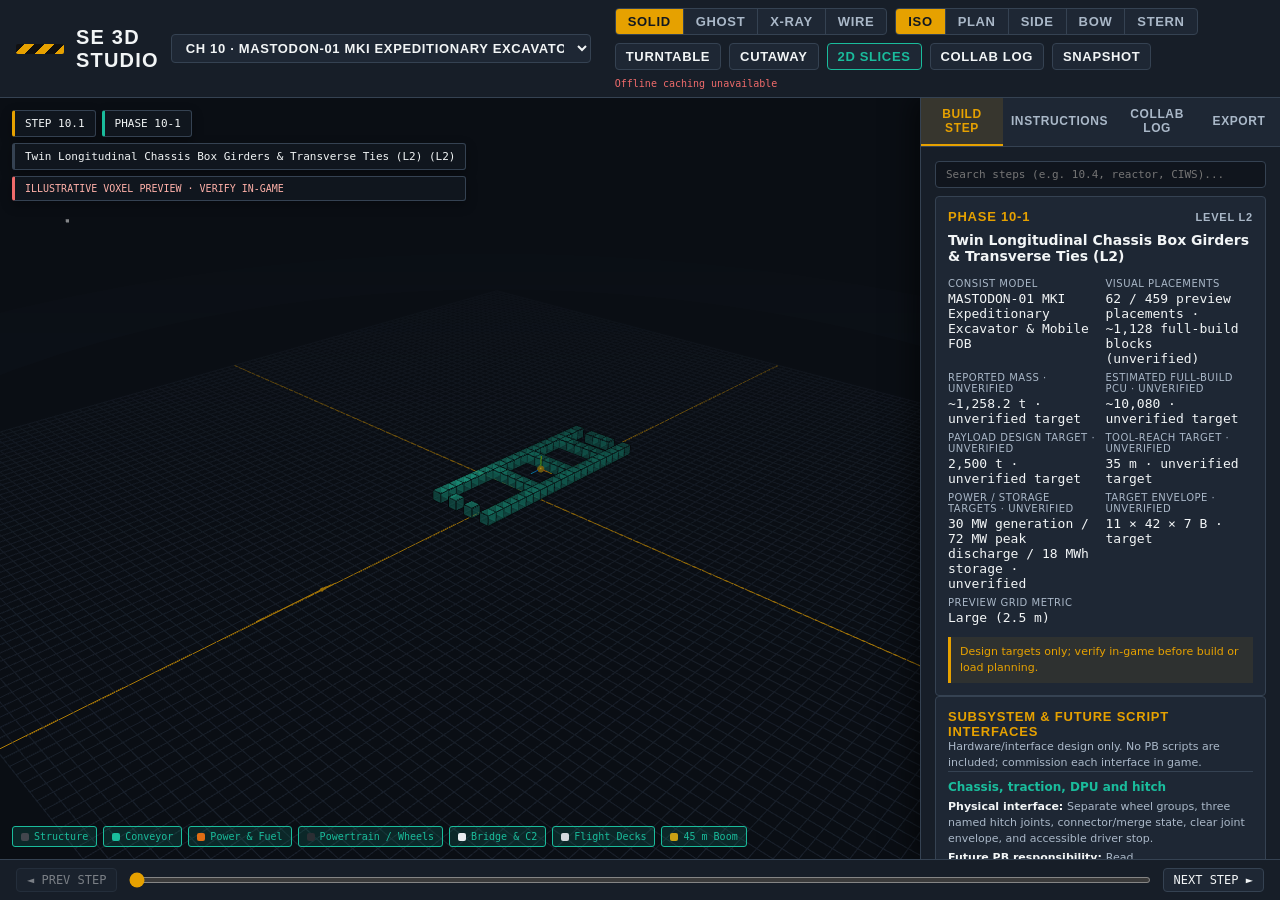
<file: studio/index.html>
<!DOCTYPE html>
<html lang="en">
<head>
  <meta charset="UTF-8">
  <meta name="viewport" content="width=device-width, initial-scale=1.0">
  <title>SE 3D Blueprint & Chapter Studio</title>
  <link rel="manifest" href="./manifest.json">
  <link rel="apple-touch-icon" href="./icon-180.png">
  <meta name="theme-color" content="#e6a100">
  <meta name="mobile-web-app-capable" content="yes">
  <meta name="apple-mobile-web-app-capable" content="yes">
  <meta name="apple-mobile-web-app-title" content="SE3D Studio">
  <meta name="apple-mobile-web-app-status-bar-style" content="black-translucent">
  <link rel="stylesheet" href="./css/app.css">
  <script type="importmap">
  {
    "imports": {
      "three": "./vendor/three.module.js"
    }
  }
  </script>
</head>
<body>
  <div class="app-container">
    <!-- Header -->
    <header>
      <div class="brand-group">
        <div class="hazard-stripe" aria-hidden="true"></div>
        <h1>SE 3D Studio</h1>
        <label class="sr-only" for="chapter-select">Chapter model</label>
        <select id="chapter-select" class="action-btn chapter-select" aria-label="Chapter model">
          <option>Loading chapters…</option>
        </select>
        <span id="load-status" role="status" aria-live="polite"></span>
      </div>

      <div class="toolbar">
        <!-- Render Modes -->
        <div class="seg" role="group" aria-label="Render Mode">
          <button class="mode-btn active" data-mode="standard" aria-pressed="true">Solid</button>
          <button class="mode-btn" data-mode="ghost-future" aria-pressed="false">Ghost</button>
          <button class="mode-btn" data-mode="x-ray" aria-pressed="false">X-Ray</button>
          <button class="mode-btn" data-mode="wireframe" aria-pressed="false">Wire</button>
        </div>

        <!-- Camera Presets -->
        <div class="seg" role="group" aria-label="Camera Presets">
          <button class="camera-btn active" data-cam="iso" aria-pressed="true">Iso</button>
          <button class="camera-btn" data-cam="plan" aria-pressed="false">Plan</button>
          <button class="camera-btn" data-cam="side" aria-pressed="false">Side</button>
          <button class="camera-btn" data-cam="bow" aria-pressed="false">Bow</button>
          <button class="camera-btn" data-cam="stern" aria-pressed="false">Stern</button>
        </div>

        <button id="btn-toggle-orbit" class="action-btn" aria-pressed="false" title="Toggle Turntable Presentation Auto-Orbit">
          <span>Turntable</span>
        </button>

        <button id="btn-toggle-clip" class="action-btn" aria-pressed="false" title="Toggle Section Cutaway / Clipping Planes">
          <span>Cutaway</span>
        </button>

        <button id="btn-toggle-slice" class="action-btn teal" aria-pressed="false" title="Open 2D Deck Floorplan Slice">
          <span>2D Slices</span>
        </button>

        <button id="btn-export-log" class="action-btn" title="Export markdown collaboration session report">
          <span>Collab Log</span>
        </button>

        <button id="btn-export-png" class="action-btn" title="Capture high-res 3D snapshot">
          <span>Snapshot</span>
        </button>

        <div class="pwa-controls" role="group" aria-label="App status and installation">
          <span id="pwa-status" class="pwa-status" role="status" aria-live="polite" aria-atomic="true">
            Checking offline support…
          </span>
          <button id="btn-install-app" class="action-btn teal" type="button" hidden>Install</button>
          <button id="btn-update-app" class="action-btn" type="button" hidden>Update &amp; refresh</button>
        </div>
      </div>
    </header>

    <!-- Main Workspace -->
    <div class="main-layout">
      <!-- 3D Viewport -->
      <div id="canvas-container" class="viewport-container">
        <!-- Floating HUD -->
        <div class="hud-overlay">
          <div style="display:flex; gap:6px;">
            <div id="hud-step-badge" class="hud-pill">STEP 10.1</div>
            <div id="hud-phase-badge" class="hud-pill teal">PHASE 10-1</div>
          </div>
          <div id="hud-orientation-review" class="hud-pill" hidden></div>
          <div id="hud-step-desc" class="hud-pill" style="border-left-color: #354252;">Twin Longitudinal Box Girders</div>
          <div class="hud-pill preview-warning" title="Visual placements are not a validated in-game blueprint.">
            ILLUSTRATIVE VOXEL PREVIEW · VERIFY IN-GAME
          </div>
        </div>

        <!-- Subsystem Layer Toggles -->
        <div class="subsystem-bar" role="group" aria-label="Subsystem visibility">
          <button class="chip-toggle active" data-sub="structure" aria-pressed="true">
            <span class="swatch-dot" style="background:#42464D;"></span> Structure
          </button>
          <button class="chip-toggle active" data-sub="conveyor" aria-pressed="true">
            <span class="swatch-dot" style="background:#1ABC9C;"></span> Conveyor
          </button>
          <button class="chip-toggle active" data-sub="power" aria-pressed="true">
            <span class="swatch-dot" style="background:#E06D14;"></span> Power & Fuel
          </button>
          <button class="chip-toggle active" data-sub="propulsion" aria-pressed="true">
            <span class="swatch-dot" style="background:#2B2E33;"></span> Powertrain / Wheels
          </button>
          <button class="chip-toggle active" data-sub="avionics" aria-pressed="true">
            <span class="swatch-dot" style="background:#E8ECF0;"></span> Bridge & C2
          </button>
          <button class="chip-toggle active" data-sub="flightdeck" aria-pressed="true">
            <span class="swatch-dot" style="background:#D4D8DD;"></span> Flight Decks
          </button>
          <button class="chip-toggle active" data-sub="boom" aria-pressed="true">
            <span class="swatch-dot" style="background:#C8A114;"></span> 45 m Boom
          </button>
        </div>

        <!-- Floating Section Cutaway / Clipping Plane Box -->
        <div id="clipping-panel" class="clipping-bar" style="position:absolute; top:75px; left:12px; z-index:15; width:270px; display:none; box-shadow:0 8px 24px rgba(0,0,0,0.6);">
          <div style="display:flex; justify-content:space-between; align-items:center; margin-bottom:4px;">
            <strong style="font-family:var(--f-display); font-size:13px; color:var(--amber); letter-spacing:0.05em;">SECTION CUTAWAYS</strong>
            <button id="btn-reset-clip" class="action-btn" style="padding:1px 6px; font-size:10px;">Reset</button>
          </div>
          <div class="clipping-row">
            <label for="clip-x">X-Cut</label>
            <input type="range" id="clip-x" min="-20" max="20" step="0.5" value="20">
            <span class="clip-val" id="clip-x-val">OFF</span>
          </div>
          <div class="clipping-row">
            <label for="clip-y">Y-Cut</label>
            <input type="range" id="clip-y" min="1" max="15" step="0.5" value="15">
            <span class="clip-val" id="clip-y-val">OFF</span>
          </div>
          <div class="clipping-row">
            <label for="clip-z">Z-Cut</label>
            <input type="range" id="clip-z" min="-30" max="20" step="0.5" value="20">
            <span class="clip-val" id="clip-z-val">OFF</span>
          </div>
        </div>

        <!-- Collapsible 2D Slice Drawer -->
        <div id="slice-drawer" class="slice-drawer collapsed">
          <div class="drawer-header">
            <h2 id="slice-level-title">LEVEL L2 FLOORPLAN</h2>
            <button id="btn-close-slice" class="close-btn" aria-label="Close 2D slices">&times;</button>
          </div>
          <div role="group" aria-label="Deck level" style="padding: 8px 12px; background: var(--panel2); border-bottom: 1px solid var(--line); display: flex; gap: 4px; overflow-x: auto;">
            <button class="action-btn level-btn" data-lvl="L1" aria-pressed="false">L1 Keel</button>
            <button class="action-btn level-btn active" data-lvl="L2" aria-pressed="true">L2 Deck</button>
            <button class="action-btn level-btn" data-lvl="L3" aria-pressed="false">L3 Core</button>
            <button class="action-btn level-btn" data-lvl="L4" aria-pressed="false">L4 Bridge</button>
            <button class="action-btn level-btn" data-lvl="L5" aria-pressed="false">L5 Roof</button>
            <button class="action-btn level-btn" data-lvl="L6" aria-pressed="false">L6 Flight</button>
            <button class="action-btn level-btn" data-lvl="L7" aria-pressed="false">L7 Gantry</button>
          </div>
          <div class="slice-content">
            <div id="slice-svg-container" class="slice-svg-wrap"></div>
            <div style="display:flex; justify-content:space-between; align-items:center;">
              <span style="font-family: var(--f-mono); font-size:11px; color:var(--muted);">Machine-Readable ASCII Matrix:</span>
              <div style="display:flex; gap:6px;">
                <button id="btn-export-ascii" class="action-btn" style="padding: 2px 8px; font-size:11px;">Copy ASCII</button>
                <button id="btn-export-svg" class="action-btn" style="padding: 2px 8px; font-size:11px;">Save SVG</button>
              </div>
            </div>
            <pre id="slice-ascii-container" class="slice-ascii"></pre>
          </div>
        </div>
      </div>

      <!-- Inspector Rail Right -->
      <aside class="inspector-rail">
        <div class="rail-tabs">
          <button class="rail-tab active" data-tab="build" aria-pressed="true">Build Step</button>
          <button class="rail-tab" data-tab="instructions" aria-pressed="false">Instructions</button>
          <button class="rail-tab" data-tab="collab" aria-pressed="false">Collab Log</button>
          <button class="rail-tab" data-tab="export" aria-pressed="false">Export</button>
        </div>

        <div class="rail-body">
          <!-- Live Selected Block Inspector (Populated on 3D or 2D click) -->
          <div id="selected-block-card" class="block-inspector-card" style="display:none;">
            <div style="display:flex; justify-content:space-between; align-items:center;">
              <span class="blk-title" id="sel-block-name">Selected Block</span>
              <button id="btn-deselect-block" class="close-btn" aria-label="Deselect block" style="padding:0; font-size:14px;">&times;</button>
            </div>
            <div class="blk-meta">
              <div><span>Subtype:</span> <strong id="sel-block-subtype">Armor Block</strong></div>
              <div><span>Coords:</span> <strong id="sel-block-coords">[0, 2, 0]</strong></div>
              <div><span>Subsystem:</span> <strong id="sel-block-subsystem">Structure</strong></div>
              <div id="sel-block-orientation-row"><span>Orientation:</span> <strong id="sel-block-orientation">Not audited</strong></div>
              <div id="sel-block-orientation-evidence-row"><span>Evidence:</span> <strong id="sel-block-orientation-evidence">—</strong></div>
              <div><span>Palette:</span> <strong id="sel-block-palette">Slot 0</strong></div>
              <div><span>Added In:</span> <strong id="sel-block-step">Step 10.1</strong></div>
              <div><span>Phase:</span> <strong id="sel-block-phase">Phase 10-1</strong></div>
            </div>
          </div>

          <!-- TAB 1: BUILD STEP -->
          <div id="tab-panel-build" class="tab-panel">
            <!-- Step Search Bar -->
            <div class="step-search-wrap" style="margin-bottom:8px;">
              <label class="sr-only" for="step-search-input">Search build steps</label>
              <input type="search" id="step-search-input" class="step-search-input" placeholder="Search steps (e.g. 10.4, reactor, CIWS)...">
            </div>

            <div class="card">
              <h3>
                <span id="meta-phase">PHASE 10-1</span>
                <span id="meta-level" style="color:var(--muted); font-size:11px;">LEVEL L2</span>
              </h3>
              <div style="font-size:14px; font-weight:700; color:var(--white);" id="meta-step-title">Longitudinal Chassis Box Girders</div>
              <div class="meta-grid" style="margin-top:6px;">
                <div class="meta-item">
                  <span class="lbl">Consist Model</span>
                  <span class="val" id="meta-model-name">MASTODON-01</span>
                </div>
                <div class="meta-item">
                  <span class="lbl">Visual Placements</span>
                  <span class="val" id="meta-blocks-count">—</span>
                </div>
                <div class="meta-item">
                  <span class="lbl">Reported Mass · Unverified</span>
                  <span class="val" id="meta-mass">—</span>
                </div>
                <div class="meta-item">
                  <span class="lbl">Estimated Full-Build PCU · Unverified</span>
                  <span class="val" id="meta-pcu">—</span>
                </div>
                <div class="meta-item">
                  <span class="lbl">Payload Design Target · Unverified</span>
                  <span class="val" id="meta-payload">—</span>
                </div>
                <div class="meta-item">
                  <span class="lbl">Tool-Reach Target · Unverified</span>
                  <span class="val" id="meta-tool-reach">—</span>
                </div>
                <div class="meta-item">
                  <span class="lbl">Power / Storage Targets · Unverified</span>
                  <span class="val" id="meta-power-targets">—</span>
                </div>
                <div class="meta-item">
                  <span class="lbl">Target Envelope · Unverified</span>
                  <span class="val" id="meta-envelope">—</span>
                </div>
                <div class="meta-item">
                  <span class="lbl">Preview Grid Metric</span>
                  <span class="val" id="meta-grid-metric">Large (2.5 m)</span>
                </div>
              </div>
              <p id="meta-design-warning" class="design-warning"></p>
            </div>

            <div class="card" id="design-interfaces-card">
              <h3>Subsystem &amp; Future Script Interfaces</h3>
              <p class="interface-disclaimer">Hardware/interface design only. No PB scripts are included; commission each interface in game.</p>
              <div id="design-interfaces-list"></div>
            </div>

            <!-- Explode Layers -->
            <div class="card">
              <h3>Deck Explosion / Separation</h3>
              <div style="display:flex; align-items:center; gap:8px;">
                <input type="range" id="explode-slider" min="0" max="1" step="0.05" value="0" aria-label="Deck explosion separation" style="flex:1; accent-color:var(--amber);">
                <span id="explode-val" style="font-family:var(--f-mono); font-size:12px; min-width:40px;">0%</span>
              </div>
            </div>

            <!-- Parts Tray -->
            <div class="card">
              <h3>Pre-Step Parts Tray</h3>
              <table class="parts-table">
                <thead>
                  <tr>
                    <th>Block Type</th>
                    <th>Qty</th>
                    <th>Slot</th>
                    <th>Role</th>
                  </tr>
                </thead>
                <tbody id="parts-tray-body"></tbody>
              </table>
            </div>

            <!-- Inspection Gate -->
            <div class="card">
              <h3>Verification Checks</h3>
              <div id="inspection-checklist" style="display:flex; flex-direction:column; gap:8px;"></div>
            </div>
          </div>

          <!-- TAB 2: INSTRUCTIONS & TERMINAL CONFIG -->
          <div id="tab-panel-instructions" class="tab-panel" style="display:none;">
            <div class="card">
              <h3>Placement Instructions</h3>
              <ol id="instructions-list" style="padding-left:18px; line-height:1.6; font-size:12px; color:var(--muted); display:flex; flex-direction:column; gap:6px;"></ol>
            </div>

            <div class="card orientation-review-card" id="orientation-review-card" hidden>
              <h3>Orientation Review Required</h3>
              <p>Facing is not encoded as a verified rotation. No direction has been inferred; review these placements before treating their preview orientation as final.</p>
              <ul id="orientation-review-list"></ul>
            </div>

            <div class="card">
              <h3>Terminal Configuration & Sliders</h3>
              <pre id="terminal-config-text" style="font-family:var(--f-mono); font-size:11px; line-height:1.4; background:#090c10; padding:8px; border:1px solid var(--line); border-radius:4px; white-space:pre-wrap; color:#c9f8eb;"></pre>
            </div>
          </div>

          <!-- TAB 3: COLLABORATION LOG & NOTES -->
          <div id="tab-panel-collab" class="tab-panel" style="display:none;">
            <div class="card">
              <h3>Human & AI Collaboration Notes</h3>
              <p style="font-size:11px; color:var(--muted); line-height:1.4;">
                Notes taken here automatically save to local storage and sync with the session review log:
              </p>
              <label class="sr-only" for="step-notes-input">Collaboration notes for the current step</label>
              <textarea id="step-notes-input" style="width:100%; min-height:140px; background:var(--ground); border:1px solid var(--line); border-radius:4px; padding:8px; color:var(--white); font-family:var(--f-body); font-size:12px; resize:vertical;" placeholder="Add verification observation, clearance note, or engineering remark..."></textarea>
              <div style="display:flex; justify-content:space-between; align-items:center;">
                <span id="notes-status" role="status" aria-live="polite" style="font-family:var(--f-mono); font-size:10px; color:var(--teal);">Saved to localStorage</span>
                <button id="btn-clear-note" class="action-btn" style="padding:2px 8px; font-size:10px;">Clear Note</button>
              </div>
            </div>

            <div class="card">
              <h3>Collaboration Session State</h3>
              <div style="display:flex; flex-direction:column; gap:6px;">
                <div style="font-size:11px; color:var(--muted);">Total Steps Verified: <strong id="collab-verified-count" style="color:var(--amber);">0 / 47</strong></div>
                <div style="font-size:11px; color:var(--muted);">Total Notes Logged: <strong id="collab-notes-count" style="color:var(--teal);">0</strong></div>
              </div>
            </div>
          </div>

          <!-- TAB 4: EXPORT -->
          <div id="tab-panel-export" class="tab-panel" style="display:none;">
            <div class="card">
              <h3>Model & Draft Export</h3>
              <p style="font-size:11px; color:var(--muted); line-height:1.4;">
                Export the authored model or step-limited drafts. SBC XML is not a validated in-game blueprint.
              </p>
              <div style="display:grid; grid-template-columns:1fr 1fr; gap:6px; margin-top:4px;">
                <button id="btn-export-json" class="action-btn">Voxel JSON</button>
                <button id="btn-export-sbc" class="action-btn teal" title="Exports a draft XML from the currently authored placement subset; not a validated game blueprint.">SBC XML Draft</button>
                <button id="btn-export-ascii-tab" class="action-btn">2D ASCII Slice</button>
                <button id="btn-export-svg-tab" class="action-btn">2D SVG Floorplan</button>
              </div>
            </div>
          </div>
        </div>
      </aside>
    </div>

    <!-- Bottom Step Timeline Scrubber -->
    <footer class="scrubber-footer">
      <div class="scrubber-controls">
        <button id="btn-prev-step" class="scrubber-btn">◄ PREV STEP</button>
        <div class="timeline-slider-wrap">
          <label class="sr-only" for="step-slider">Build step</label>
          <input type="range" id="step-slider" class="timeline-slider" aria-label="Build step">
        </div>
        <button id="btn-next-step" class="scrubber-btn">NEXT STEP ►</button>
      </div>
    </footer>
  </div>

  <script type="module" src="./js/app.js"></script>
</body>
</html>
</file>
<file: studio/css/app.css>
:root {
  --ink: #0c1118;
  --ground: #10151d;
  --panel: #171e28;
  --panel2: #1e2734;
  --line: #354252;
  --rule: #2a3442;
  --muted: #aab8c8;
  --amber: #e6a100;
  --amber-dim: #e6a10020;
  --teal: #1abc9c;
  --white: #f2f5f6;
  --danger: #ef6b6b;
  --ok: #8fc27a;
  --f-display: "Barlow Condensed", "Arial Narrow", sans-serif;
  --f-body: "IBM Plex Sans", "Libre Franklin", system-ui, sans-serif;
  --f-mono: "IBM Plex Mono", "Space Mono", ui-monospace, monospace;
}

* { box-sizing: border-box; margin: 0; padding: 0; }
html, body { height: 100%; width: 100%; overflow: hidden; background: var(--ink); color: var(--white); font-family: var(--f-body); font-size: 13px; }
button, input, select, textarea { font: inherit; color: inherit; }
button { cursor: pointer; }
:focus-visible { outline: 2px solid var(--amber); outline-offset: 2px; }

.app-container {
  display: flex;
  flex-direction: column;
  height: 100vh;
  width: 100vw;
  overflow: hidden;
}

/* Header */
header {
  display: flex;
  align-items: center;
  justify-content: space-between;
  padding: 8px 16px;
  background: var(--panel);
  border-bottom: 1px solid var(--line);
  flex-shrink: 0;
  gap: 12px;
}
.brand-group {
  display: flex;
  align-items: center;
  gap: 12px;
}
.hazard-stripe {
  width: 48px;
  height: 10px;
  background: repeating-linear-gradient(-45deg, var(--amber) 0 7px, #111 7px 14px);
  border-radius: 2px;
  flex-shrink: 0;
}
h1 {
  font-family: var(--f-display);
  font-size: 20px;
  font-weight: 700;
  letter-spacing: 0.06em;
  text-transform: uppercase;
  margin: 0;
}
.sr-only {
  position: absolute;
  width: 1px;
  height: 1px;
  padding: 0;
  margin: -1px;
  overflow: hidden;
  clip: rect(0, 0, 0, 0);
  white-space: nowrap;
  border: 0;
}
.chapter-select {
  max-width: min(36vw, 420px);
  background: var(--ground);
  font-family: var(--f-mono);
  font-size: 12px;
  border-color: var(--amber);
  color: var(--amber);
}
#load-status {
  color: var(--danger);
  font-size: 11px;
  max-width: 280px;
}
.sub-tag {
  font-family: var(--f-mono);
  font-size: 11px;
  color: var(--amber);
  border: 1px solid var(--line);
  padding: 2px 6px;
  border-radius: 3px;
  background: var(--ground);
}

.toolbar {
  display: flex;
  align-items: center;
  gap: 8px;
  flex-wrap: wrap;
}
.pwa-controls {
  display: flex;
  align-items: center;
  gap: 6px;
}
.pwa-status {
  max-width: 190px;
  overflow: hidden;
  color: var(--muted);
  font-family: var(--f-mono);
  font-size: 10px;
  text-overflow: ellipsis;
  white-space: nowrap;
}
.pwa-status[data-state="ready"] {
  color: var(--teal);
}
.pwa-status[data-state="offline"],
.pwa-status[data-state="update"] {
  color: var(--amber);
}
.pwa-status[data-state="error"] {
  color: var(--danger);
}
#btn-install-app[hidden],
#btn-update-app[hidden] {
  display: none;
}
.seg {
  display: inline-flex;
  border: 1px solid var(--line);
  border-radius: 4px;
  overflow: hidden;
  background: var(--panel2);
}
.seg button {
  background: transparent;
  border: 0;
  padding: 5px 12px;
  font-family: var(--f-display);
  font-weight: 600;
  font-size: 13px;
  letter-spacing: 0.05em;
  text-transform: uppercase;
  color: var(--muted);
  transition: all 0.15s ease;
}
.seg button + button {
  border-left: 1px solid var(--line);
}
.seg button:hover {
  color: var(--white);
  background: #ffffff0a;
}
.seg button.active {
  background: var(--amber);
  color: #121820;
}

.action-btn {
  background: var(--panel2);
  border: 1px solid var(--line);
  border-radius: 4px;
  padding: 5px 10px;
  font-family: var(--f-display);
  font-weight: 600;
  font-size: 13px;
  text-transform: uppercase;
  letter-spacing: 0.05em;
  color: var(--white);
  display: inline-flex;
  align-items: center;
  gap: 6px;
  transition: all 0.15s ease;
}
.action-btn:hover {
  border-color: var(--amber);
  color: var(--amber);
}
.action-btn.teal {
  border-color: var(--teal);
  color: var(--teal);
}
.action-btn.teal:hover {
  background: var(--teal);
  color: #121820;
}

/* Main Workspace */
.main-layout {
  display: flex;
  flex: 1;
  min-height: 0;
  position: relative;
}

/* Viewport Area */
.viewport-container {
  flex: 1;
  position: relative;
  background: #090c10;
  min-width: 0;
  overflow: hidden;
}
#three-canvas {
  width: 100%;
  height: 100%;
  display: block;
}

/* HUD Overlay */
.hud-overlay {
  position: absolute;
  top: 12px;
  left: 12px;
  display: flex;
  flex-direction: column;
  gap: 6px;
  pointer-events: none;
  z-index: 10;
}
.hud-pill {
  pointer-events: auto;
  background: rgba(18, 24, 32, 0.88);
  border: 1px solid var(--line);
  border-left: 3px solid var(--amber);
  padding: 6px 10px;
  border-radius: 3px;
  font-family: var(--f-mono);
  font-size: 11px;
  color: var(--white);
  box-shadow: 0 4px 12px rgba(0,0,0,0.3);
}
.hud-pill.teal {
  border-left-color: var(--teal);
}
.hud-pill.preview-warning {
  border-left-color: var(--danger);
  color: #ffb1a9;
  font-size: 10px;
}
#hud-orientation-review {
  border-left-color: var(--danger);
  color: #ffb1a9;
}

/* View Modes Floating Controls */
.viewport-controls {
  position: absolute;
  top: 12px;
  right: 12px;
  display: flex;
  gap: 6px;
  z-index: 10;
}

/* Subsystem Layer Toggles */
.subsystem-bar {
  position: absolute;
  bottom: 12px;
  left: 12px;
  display: flex;
  gap: 6px;
  z-index: 10;
  flex-wrap: wrap;
}
.chip-toggle {
  background: rgba(18, 24, 32, 0.88);
  border: 1px solid var(--line);
  color: var(--muted);
  border-radius: 3px;
  padding: 4px 8px;
  font-family: var(--f-mono);
  font-size: 10px;
  cursor: pointer;
  display: inline-flex;
  align-items: center;
  gap: 5px;
  transition: all 0.15s ease;
}
.chip-toggle.active {
  border-color: var(--teal);
  color: var(--teal);
  background: rgba(26, 188, 156, 0.15);
}
.swatch-dot {
  width: 8px;
  height: 8px;
  border-radius: 2px;
  display: inline-block;
}

/* 2D Slice Viewport Drawer */
.slice-drawer {
  position: absolute;
  top: 0;
  right: 0;
  bottom: 0;
  width: 480px;
  background: var(--panel);
  border-left: 1px solid var(--line);
  display: flex;
  flex-direction: column;
  z-index: 20;
  box-shadow: -8px 0 24px rgba(0,0,0,0.5);
  transition: transform 0.25s cubic-bezier(0.16, 1, 0.3, 1);
}
.slice-drawer.collapsed {
  transform: translateX(100%);
}
.drawer-header {
  display: flex;
  align-items: center;
  justify-content: space-between;
  padding: 10px 14px;
  background: var(--panel2);
  border-bottom: 1px solid var(--line);
}
.drawer-header h2 {
  font-family: var(--f-display);
  font-size: 15px;
  letter-spacing: 0.06em;
  text-transform: uppercase;
  color: var(--amber);
}
.close-btn {
  background: transparent;
  border: 0;
  color: var(--muted);
  font-size: 18px;
  padding: 2px 6px;
}
.close-btn:hover { color: var(--white); }
.slice-content {
  flex: 1;
  overflow: auto;
  padding: 12px;
  display: flex;
  flex-direction: column;
  gap: 12px;
}
.slice-ascii {
  font-family: var(--f-mono);
  font-size: 10px;
  line-height: 1.25;
  background: #090c10;
  border: 1px solid var(--line);
  padding: 10px;
  border-radius: 4px;
  overflow-x: auto;
  white-space: pre;
  color: #c9f8eb;
}
.slice-svg-wrap {
  background: #090c10;
  border: 1px solid var(--line);
  border-radius: 4px;
  overflow: hidden;
  min-height: 200px;
}

/* Side Inspector Rail */
aside.inspector-rail {
  width: 360px;
  background: var(--panel);
  border-left: 1px solid var(--line);
  display: flex;
  flex-direction: column;
  flex-shrink: 0;
  overflow: hidden;
}
.rail-tabs {
  display: flex;
  border-bottom: 1px solid var(--line);
  background: var(--panel2);
}
.rail-tab {
  flex: 1;
  background: transparent;
  border: 0;
  border-bottom: 2px solid transparent;
  padding: 9px 8px;
  font-family: var(--f-display);
  font-weight: 600;
  font-size: 12px;
  text-transform: uppercase;
  letter-spacing: 0.05em;
  color: var(--muted);
}
.rail-tab:hover { color: var(--white); }
.rail-tab.active {
  color: var(--amber);
  border-bottom-color: var(--amber);
  background: var(--amber-dim);
}
.rail-body {
  flex: 1;
  overflow-y: auto;
  padding: 14px;
  display: flex;
  flex-direction: column;
  gap: 14px;
}

.card {
  background: var(--panel2);
  border: 1px solid var(--line);
  border-radius: 4px;
  padding: 12px;
  display: flex;
  flex-direction: column;
  gap: 8px;
}
.card h3 {
  font-family: var(--f-display);
  font-size: 13px;
  letter-spacing: 0.06em;
  text-transform: uppercase;
  color: var(--amber);
  display: flex;
  align-items: center;
  justify-content: space-between;
}
.meta-grid {
  display: grid;
  grid-template-columns: repeat(2, 1fr);
  gap: 6px 10px;
}
.meta-item {
  display: flex;
  flex-direction: column;
  gap: 2px;
}
.meta-item .lbl {
  font-size: 10px;
  text-transform: uppercase;
  color: var(--muted);
  letter-spacing: 0.05em;
}
.meta-item .val {
  font-family: var(--f-mono);
  font-size: 13px;
  color: var(--white);
}
.design-warning {
  margin: 4px 0 0;
  padding: 7px 9px;
  border-left: 3px solid var(--amber);
  background: rgba(230, 161, 0, 0.08);
  color: var(--amber);
  font-size: 11px;
  line-height: 1.45;
}
.interface-disclaimer {
  color: var(--muted);
  font-size: 11px;
  line-height: 1.45;
}
.design-interface-entry {
  padding: 8px 0;
  border-top: 1px solid var(--line);
}
.design-interface-entry h4 {
  margin-bottom: 5px;
  color: var(--teal);
  font-size: 12px;
}
.design-interface-entry p {
  margin: 3px 0;
  color: var(--muted);
  font-size: 11px;
  line-height: 1.45;
}
.design-interface-entry strong {
  color: var(--white);
}

/* Parts Tray */
.parts-table {
  width: 100%;
  border-collapse: collapse;
  font-size: 11px;
}
.parts-table th, .parts-table td {
  border: 1px solid var(--line);
  padding: 5px 6px;
  text-align: left;
}
.parts-table th {
  background: var(--ground);
  color: var(--amber);
  font-family: var(--f-mono);
  font-size: 10px;
  text-transform: uppercase;
}
.parts-table td.mono {
  font-family: var(--f-mono);
  font-size: 10px;
}

/* Inspection Checklist */
.check-item {
  display: flex;
  align-items: flex-start;
  gap: 8px;
  font-size: 11px;
  line-height: 1.4;
  color: var(--muted);
}
.check-item input[type="checkbox"] {
  accent-color: var(--amber);
  margin-top: 2px;
}

/* Step Timeline Scrubber at Bottom */
.scrubber-footer {
  background: var(--panel);
  border-top: 1px solid var(--line);
  padding: 8px 16px;
  display: flex;
  flex-direction: column;
  gap: 6px;
  flex-shrink: 0;
}
.scrubber-controls {
  display: flex;
  align-items: center;
  gap: 12px;
}
.scrubber-btn {
  background: var(--panel2);
  border: 1px solid var(--line);
  border-radius: 4px;
  padding: 4px 10px;
  font-family: var(--f-mono);
  font-size: 12px;
  color: var(--white);
}
.scrubber-btn:hover { border-color: var(--amber); color: var(--amber); }
.scrubber-btn:disabled {
  opacity: 0.45;
  cursor: not-allowed;
}
.timeline-slider-wrap {
  flex: 1;
  display: flex;
  align-items: center;
  gap: 10px;
}
.timeline-slider {
  flex: 1;
  accent-color: var(--amber);
  cursor: pointer;
  height: 6px;
}
.step-badge {
  font-family: var(--f-mono);
  font-size: 12px;
  font-weight: 700;
  color: var(--amber);
  min-width: 90px;
}
.step-desc {
  font-size: 12px;
  color: var(--muted);
  white-space: nowrap;
  overflow: hidden;
  text-overflow: ellipsis;
}

/* Custom Scrollbars */
::-webkit-scrollbar { width: 6px; height: 6px; }
::-webkit-scrollbar-track { background: var(--ground); }
::-webkit-scrollbar-thumb { background: var(--line); border-radius: 3px; }
::-webkit-scrollbar-thumb:hover { background: var(--amber); }

/* Block Inspector Card */
.block-inspector-card {
  background: var(--ground);
  border: 1px solid var(--amber);
  border-left: 4px solid var(--amber);
  padding: 10px 12px;
  border-radius: 4px;
  display: flex;
  flex-direction: column;
  gap: 6px;
  animation: fadeIn 0.15s ease-out;
}
.block-inspector-card .blk-title {
  font-family: var(--f-display);
  font-size: 14px;
  font-weight: 700;
  color: var(--amber);
}
.block-inspector-card .blk-meta {
  display: grid;
  grid-template-columns: repeat(2, 1fr);
  gap: 4px 8px;
  font-size: 11px;
}
.block-inspector-card .blk-meta span {
  color: var(--muted);
}
.block-inspector-card .blk-meta strong {
  font-family: var(--f-mono);
  color: var(--white);
}
#sel-block-orientation-row,
#sel-block-orientation-evidence-row {
  grid-column: 1 / -1;
}
#sel-block-orientation[data-status="needs-review"] {
  color: #ffb1a9;
}
#sel-block-orientation-evidence {
  overflow-wrap: anywhere;
}
.orientation-review-card {
  border-left: 3px solid var(--danger);
}
.orientation-review-card p,
.orientation-review-card li {
  color: var(--muted);
  font-size: 11px;
  line-height: 1.45;
  overflow-wrap: anywhere;
}
.orientation-review-card ul {
  display: flex;
  flex-direction: column;
  gap: 5px;
  padding-left: 18px;
}

/* Section Cutaway / Clipping Sliders */
.clipping-bar {
  display: flex;
  flex-direction: column;
  gap: 8px;
  background: var(--panel2);
  border: 1px solid var(--line);
  padding: 10px;
  border-radius: 4px;
}
.clipping-row {
  display: flex;
  align-items: center;
  gap: 8px;
  font-family: var(--f-mono);
  font-size: 11px;
}
.clipping-row label {
  width: 45px;
  color: var(--amber);
}
.clipping-row input[type="range"] {
  flex: 1;
  accent-color: var(--teal);
  cursor: pointer;
  height: 5px;
}
.clipping-row .clip-val {
  min-width: 36px;
  text-align: right;
  color: var(--muted);
}

/* Step Search Bar */
.step-search-wrap {
  position: relative;
  display: flex;
  align-items: center;
}
.step-search-input {
  width: 100%;
  background: var(--ground);
  border: 1px solid var(--line);
  border-radius: 4px;
  padding: 6px 10px;
  font-family: var(--f-mono);
  font-size: 11px;
  color: var(--white);
}
.step-search-input:focus {
  border-color: var(--amber);
}

/* Interactive 2D Slice Node Hover */
.slice-block-node {
  cursor: pointer;
}
.slice-block-node:hover rect {
  stroke: var(--amber) !important;
  stroke-width: 2.5px !important;
  filter: drop-shadow(0 0 4px var(--amber));
}

@media (max-width: 1100px) {
  header {
    align-items: flex-start;
    flex-direction: column;
  }
  .brand-group {
    flex-wrap: wrap;
    width: 100%;
  }
  .toolbar {
    width: 100%;
  }
  aside.inspector-rail {
    width: 320px;
  }
}

@media (max-width: 720px) {
  html, body {
    overflow: hidden;
  }
  .app-container {
    height: 100dvh;
    width: 100%;
  }
  header {
    max-height: 32dvh;
    overflow-y: auto;
    padding: 8px;
  }
  .brand-group {
    gap: 8px;
  }
  .hazard-stripe {
    width: 30px;
  }
  h1 {
    font-size: 18px;
  }
  .chapter-select {
    max-width: 100%;
    min-width: 0;
    flex: 1 1 100%;
  }
  #load-status {
    max-width: 100%;
  }
  .toolbar {
    gap: 5px;
  }
  .pwa-controls {
    flex: 1 1 100%;
    justify-content: space-between;
  }
  .pwa-status {
    flex: 1 1 auto;
    max-width: none;
  }
  .pwa-controls .action-btn {
    min-height: 44px;
  }
  .seg button, .action-btn {
    padding: 5px 7px;
    font-size: 11px;
  }
  .toolbar .seg button {
    flex: 0 0 40px;
  }
  .toolbar .seg button[data-cam="stern"] {
    flex-basis: 44px;
  }
  .action-btn,
  .step-search-input {
    min-height: 44px;
  }
  .toolbar .seg button,
  .toolbar > .action-btn,
  .rail-tab,
  .level-btn,
  .scrubber-btn,
  .close-btn,
  .check-item {
    min-height: 44px;
  }
  .toolbar > .action-btn,
  .close-btn {
    min-width: 44px;
    justify-content: center;
  }
  .chip-toggle {
    min-height: 44px;
  }
  .timeline-slider,
  #explode-slider,
  .clipping-row input[type="range"] {
    min-height: 44px;
  }
  .main-layout {
    flex-direction: column;
    min-height: 0;
  }
  .viewport-container {
    flex: 1 1 52%;
    min-height: 180px;
  }
  aside.inspector-rail {
    flex: 1 1 48%;
    width: 100%;
    min-height: 150px;
    border-left: 0;
    border-top: 1px solid var(--line);
  }
  .rail-body {
    padding: 8px;
    gap: 8px;
  }
  .slice-drawer {
    width: 100%;
  }
  .subsystem-bar {
    bottom: 6px;
    left: 6px;
    right: 6px;
    gap: 4px;
    max-height: 30%;
    overflow-y: auto;
  }
  .chip-toggle {
    font-size: 9px;
    padding: 4px 6px;
  }
  .hud-overlay {
    top: 6px;
    left: 6px;
  }
  .hud-pill.preview-warning {
    max-width: min(76vw, 360px);
    font-size: 9px;
  }
  .scrubber-footer {
    padding: 6px 8px;
  }
  .scrubber-controls {
    gap: 6px;
  }
  .scrubber-btn {
    padding: 4px 6px;
    font-size: 10px;
  }
}

@keyframes fadeIn {
  from { opacity: 0; transform: translateY(-4px); }
  to { opacity: 1; transform: translateY(0); }
}
</file>
